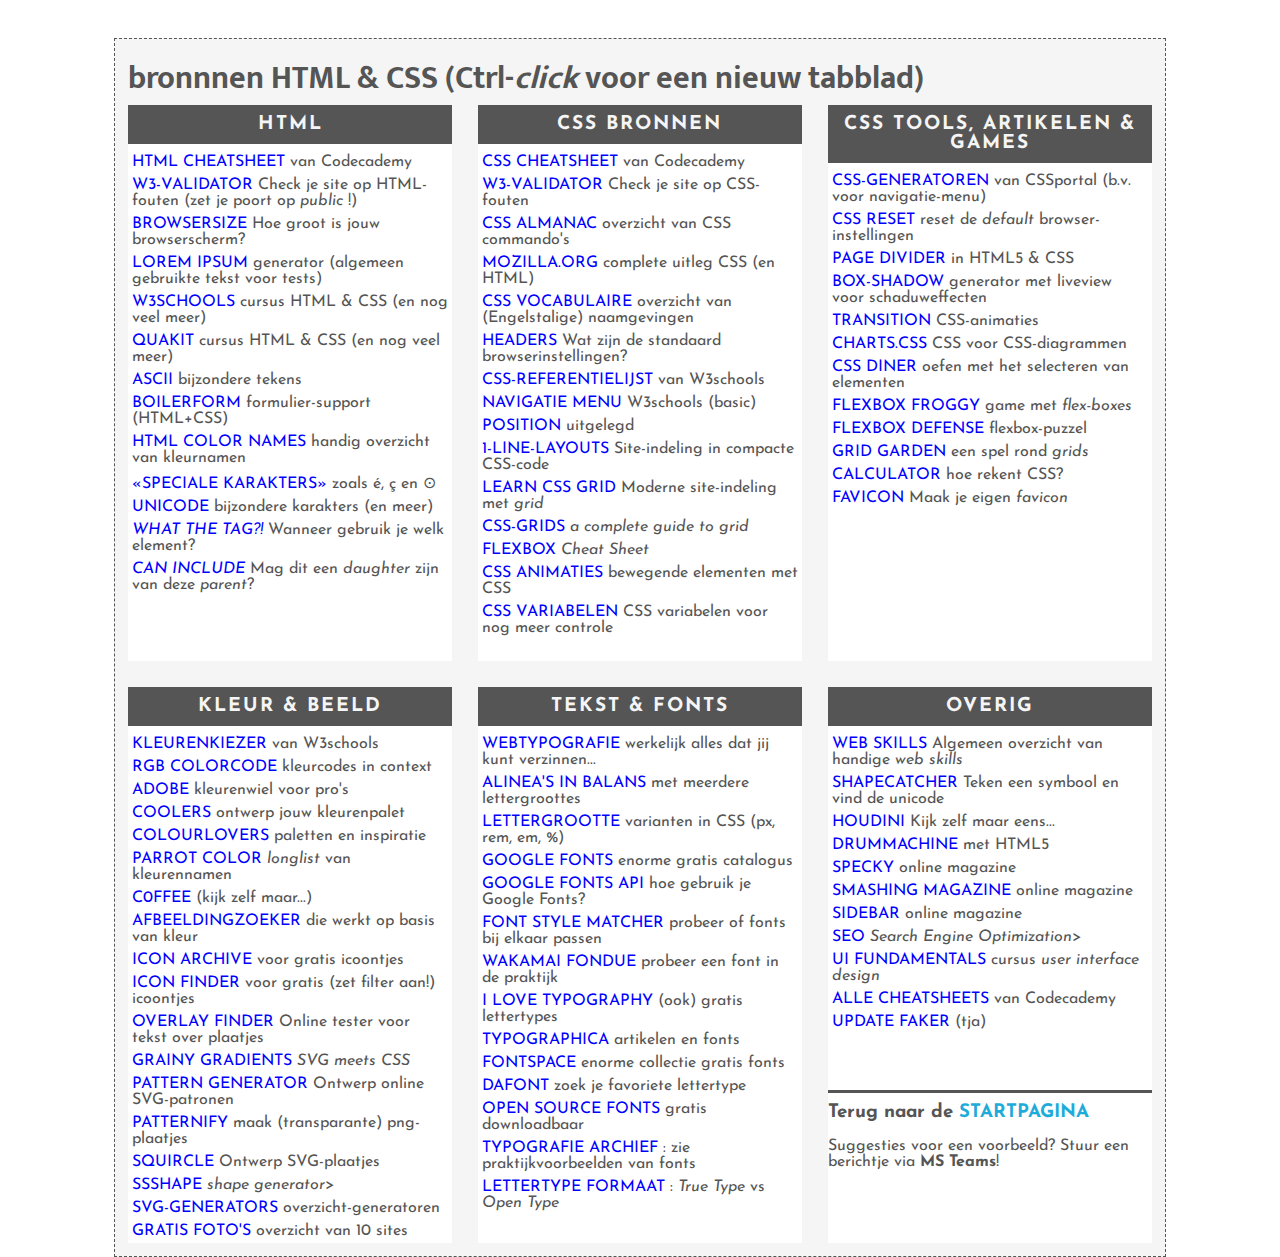
<file: bronnen/index.html>
<!DOCTYPE html>
<html lang="nl">
    <head>
        <meta charset="utf-8">
        <title>bronnen HTML & CSS</title>
        <link rel="stylesheet" href="https://fonts.googleapis.com/css?family=Mukta">
        <link rel="stylesheet" href="https://fonts.googleapis.com/css?family=Josefin+Sans">
        <link rel="stylesheet" href="bronnen.css">        
    </head>
    <body>
        <div id="container">
            <h1>bronnnen HTML & CSS (Ctrl-<em>click</em> voor een nieuw tabblad)</h1>
            <div id="grid-container">
                <div class="box a1">
                    <h2>HTML</h2>
                    <ul>
                        <!-- <li><a href=""></a> </li> -->
                        <li><a href="https://www.codecademy.com/learn/learn-html/modules/learn-html-elements/cheatsheet">HTML cheatsheet</a> van Codecademy</li>
                        <li><a href="https://validator.w3.org/nu/">W3-validator</a> Check je site op HTML-fouten (zet je poort op <em>public</em> !)</li>
                        <li><a href="https://www.webfx.com/tools/whats-my-browser-size/">browsersize</a> Hoe groot is jouw browserscherm?</li>
                        <li><a href="https://www.lipsum.com/">Lorem Ipsum</a> generator (algemeen gebruikte tekst voor tests)</li>
                        <li><a href="https://www.w3schools.com/html/default.asp">W3schools</a> cursus HTML & CSS (en nog veel meer)</li>
                        <li><a href="https://www.quackit.com/html/tutorial/">QuakIt</a> cursus HTML & CSS (en nog veel meer)</li>
                        <li><a href="https://ascii.cl/htmlcodes.htm">ASCII</a> bijzondere tekens</li>
                        <li><a href="https://boilerform.hankchizljaw.com/">Boilerform</a> formulier-support (HTML+CSS)</li>
                        <li><a href="https://htmlcolorcodes.com/color-names/">HTML color names</a> handig overzicht van kleurnamen</li>
                        <li><a href="https://dev.w3.org/html5/html-author/charref">&laquo;speciale karakters&raquo;</a> zoals &eacute;, &ccedil; en &odot;</li>
                        <li><a href="http://zuga.net/articles/">Unicode</a> bijzondere karakters (en meer)</li>
                        <li><a href="https://whatthetag.com/#/"><em>What the tag?!</em></a> Wanneer gebruik je welk element?</li>
                        <li><a href="https://caninclude.glitch.me/"><em>Can Include</em></a> Mag dit een <em>daughter</em> zijn van deze <em>parent</em>?</li>
                    </ul>
                </div>
                <div class="box b1">
                    <h2>CSS bronnen</h2>
                    <ul>
                        <li><a href="https://www.codecademy.com/learn/learn-css/modules/syntax-and-selectors/cheatsheet">CSS cheatsheet</a> van Codecademy</li>
                        <li><a href="https://jigsaw.w3.org/css-validator/">W3-validator</a> Check je site op CSS-fouten</li>
                        <li><a href="https://css-tricks.com/almanac/">CSS Almanac</a> overzicht van CSS commando's</li>
                        <li><a href="https://developer.mozilla.org/en-US/docs/Learn/CSS/Building_blocks">Mozilla.org</a> complete uitleg CSS (en HTML)</li>
                        <li><a href="http://apps.workflower.fi/vocabs/css/en#selector">CSS vocabulaire</a> overzicht van (Engelstalige) naamgevingen</li>
                        <li><a href="http://zuga.net/articles/html-heading-elements/"> headers</a> Wat zijn de standaard browserinstellingen?</li>
                        <li><a href="https://www.w3schools.com/cssref/default.asp"> CSS-referentielijst</a> van W3schools</li>
                        <li><a href="https://www.w3schools.com/css/css_navbar.asp"> navigatie menu</a> W3schools (basic)</li>
                        <li><a href="https://www.freecodecamp.org/news/css-position-property-explained/">position</a> uitgelegd</li>
                        <li><a href="http://1linelayouts.glitch.me/">1-line-layouts</a> Site-indeling in compacte CSS-code</li>
                        <li><a href="https://learncssgrid.com/">Learn CSS Grid</a> Moderne site-indeling met <em>grid</em></li>
                        <li><a href="https://css-tricks.com/snippets/css/complete-guide-grid/">CSS-grids</a> <em>a complete guide to grid</em></li>
                        <li><a href="https://www.freecodecamp.org/news/flexbox-the-ultimate-css-flex-cheatsheet/">flexbox</a> <em>Cheat Sheet</em></li>
                        <li><a href="https://codersblock.com/blog/the-surprising-things-that-css-can-animate/">CSS animaties</a> bewegende elementen met CSS</li>
                        <li><a href="https://codersblock.com/blog/what-can-you-put-in-a-css-variable/">CSS variabelen</a> CSS variabelen voor nog meer controle</li>
                    </ul>
                </div>
                <div class="box c1">
                    <h2>CSS tools, artikelen & games</h2>
                    <ul>
                        <li><a href="https://www.cssportal.com/css-generators.php">css-generatoren</a> van CSSportal (b.v. voor navigatie-menu)</li>
                        <li><a href="https://piccalil.li/blog/a-modern-css-reset/">CSS reset</a> reset de <em>default</em> browser-instellingen</li>
                        <li><a href="https://omatsuri.app/page-dividers">Page Divider</a> in HTML5 & CSS</li>
                        <li><a href="https://shadows.brumm.af/">Box-shadow</a> generator met liveview voor schaduweffecten</li>
                        <li><a href="https://www.freecodecamp.org/news/css-transition-examples/">transition</a> CSS-animaties</li>
                        <li><a href="https://chartscss.org/">Charts.css</a> CSS voor CSS-diagrammen</li>
                        <li><a href="https://flukeout.github.io/">CSS diner</a> oefen met het selecteren van elementen</li>
                        <li><a href="https://flexboxfroggy.com/#nl">Flexbox Froggy</a> game met <em>flex-boxes</em></li>
                        <li><a href="http://www.flexboxdefense.com/">Flexbox Defense</a> flexbox-puzzel</li>
                        <li><a href="https://cssgridgarden.com/#nl">Grid Garden</a> een spel rond <em>grids</em></li>
                        <li><a href="https://css-tricks.com/a-couple-of-use-cases-for-calc/">calculator</a> hoe rekent CSS?</li>
                        <li><a href="https://formito.com/tools/favicon">Favicon</a> Maak je eigen <em>favicon</em></li>
                    </ul>
                </div>
                <div class="box a2">
                    <h2>kleur & beeld</h2>
                    <ul>
                        <li><a href="https://www.w3schools.com/colors/colors_picker.asp">kleurenkiezer</a> van W3schools</li>
                        <li><a href="https://rgbcolorcode.com/">rgb colorcode</a> kleurcodes in context</li>
                        <li><a href="https://color.adobe.com/nl/create/color-wheel">Adobe</a> kleurenwiel voor pro's</li>
                        <li><a href="https://coolors.co/generate">Coolers</a> ontwerp jouw kleurenpalet</li>
                        <li><a href="https://www.colourlovers.com/">ColourLovers</a> paletten en inspiratie</li>
                        <li><a href="https://parrot.color.pizza/">Parrot Color</a> <em>longlist</em> van kleurennamen</li>
                        <li><a href="http://c0ffee.surge.sh/">c0ffee</a> (kijk zelf maar...)</li>
                        <li><a href="http://labs.tineye.com/">afbeeldingzoeker</a> die werkt op basis van kleur</li>
                        <li><a href="https://iconarchive.com/">Icon Archive</a> voor gratis icoontjes</li>
                        <li><a href="https://www.iconfinder.com/">Icon Finder</a> voor gratis (zet filter aan!) icoontjes</li>
                        <li><a href="https://codepen.io/yaphi1/pen/oNbEqGV">Overlay Finder</a> Online tester voor tekst over plaatjes</li>
                        <li><a href="https://grainy-gradients.vercel.app/">Grainy Gradients</a> <em>SVG meets CSS</em></li>
                        <li><a href="https://notchris.net/patterns/">Pattern Generator</a> Ontwerp online SVG-patronen</li>
                        <li><a href="http://www.patternify.com/">Patternify</a> maak (transparante) png-plaatjes</li>
                        <li><a href="https://squircley.app/">Squircle</a> Ontwerp SVG-plaatjes</li>
                        <li><a href="https://fffuel.co/ssshape/">SSShape</a> <em>shape generator</em>></li>
                        <li><a href="https://www.smashingmagazine.com/2021/03/svg-generators/">SVG-generators</a> overzicht-generatoren</li>
                        <li><a href="https://www.foleon.com/blog/best-free-business-stock-photo-websites">gratis foto's</a> overzicht van 10 sites</li>
                    </ul>
                </div>
                <div class="box b2">
                    <h2>tekst & fonts</h2>
                    <ul>
                        <li><a href="http://webtypography.net/toc/">WebTypografie</a> werkelijk alles dat jij kunt verzinnen...</li>
                        <li><a href="http://topfunky.com/baseline-rhythm-calculator/">alinea's in balans</a> met meerdere lettergroottes</li>
                        <li><a href="https://www.sitepoint.com/understanding-and-using-rem-units-in-css/">lettergrootte</a> varianten in CSS (px, rem, em, %)</li>
                        <li><a href="https://fonts.google.com/">Google Fonts</a> enorme gratis catalogus</li>
                        <li><a href="https://developers.google.com/fonts/docs/getting_started">Google Fonts API</a> hoe gebruik je Google Fonts?</li>
                        <li><a href="https://meowni.ca/font-style-matcher/">Font Style Matcher</a> probeer of fonts bij elkaar passen</li>
                        <li><a href="https://wakamaifondue.com/beta/">Wakamai Fondue</a> probeer een font in de praktijk</li>
                        <li><a href="https://fonts.ilovetypography.com/">I love typography</a> (ook) gratis lettertypes</li>
                        <li><a href="https://typographica.org/">Typographica</a> artikelen en fonts</li>
                        <li><a href="https://www.fontspace.com/">FontSpace</a> enorme collectie gratis fonts</li>
                        <li><a href="https://www.dafont.com/">DaFont</a> zoek je favoriete lettertype</li>
                        <li><a href="https://www.theleagueofmoveabletype.com/">Open Source Fonts</a> gratis downloadbaar</li>
                        <li><a href="https://fontsinuse.com/">Typografie Archief</a> : zie praktijkvoorbeelden van fonts</li>
                        <li><a href="https://www.makeuseof.com/tag/otf-vs-ttf-fonts-one-better/">lettertype formaat</a> : <em>True Type</em> vs <em>Open Type</em></li>
                    </ul>
                </div>
                <div class="box c2">
                    <h2>overig</h2>
                    <ul>
                        <li><a href="https://andreasbm.github.io/web-skills/">Web Skills</a> Algemeen overzicht van handige <em>web skills</em></li>
                        <li><a href="https://shapecatcher.com/">Shapecatcher</a> Teken een symbool en vind de unicode</li>
                        <li><a href="https://houdini.how/">Houdini</a> Kijk zelf maar eens...</li>
                        <li><a href="https://html5drummachine.com/virtual-drum-machine/">drummachine</a> met HTML5</li>
                        <li><a href="https://speckyboy.com/">Specky</a> online magazine</li>
                        <li><a href="https://www.smashingmagazine.com/">Smashing Magazine</a> online magazine</li>
                        <li><a href="https://sidebar.io/">SideBar</a> online magazine</li>
                        <li><a href="https://www.smashingmagazine.com/smashing-guide-search-engine-optimization/">SEO</a> <em>Search Engine Optimization</em>></li>
                        <li><a href="https://www.freecodecamp.org/news/learn-ui-design-fundamentals-with-this-free-one-hour-course/">UI fundamentals</a> cursus <em>user interface design</em></li>
                        <li><a href="https://www.codecademy.com/resources/cheatsheets/all">alle cheatsheets</a> van Codecademy</li>
                        <li><a href="https://updatefaker.com/windows10/BSOD.html">Update Faker</a> (tja)</li>
                    </ul>
                    <h3>Terug naar de <a href="../index.html">startpagina</a></h3>
                    <p>
                        Suggesties voor een voorbeeld? Stuur een berichtje via <strong>MS Teams</strong>!
                    </p>
                </div>
            </div>
        </div>
    </body>
</html>
</file>
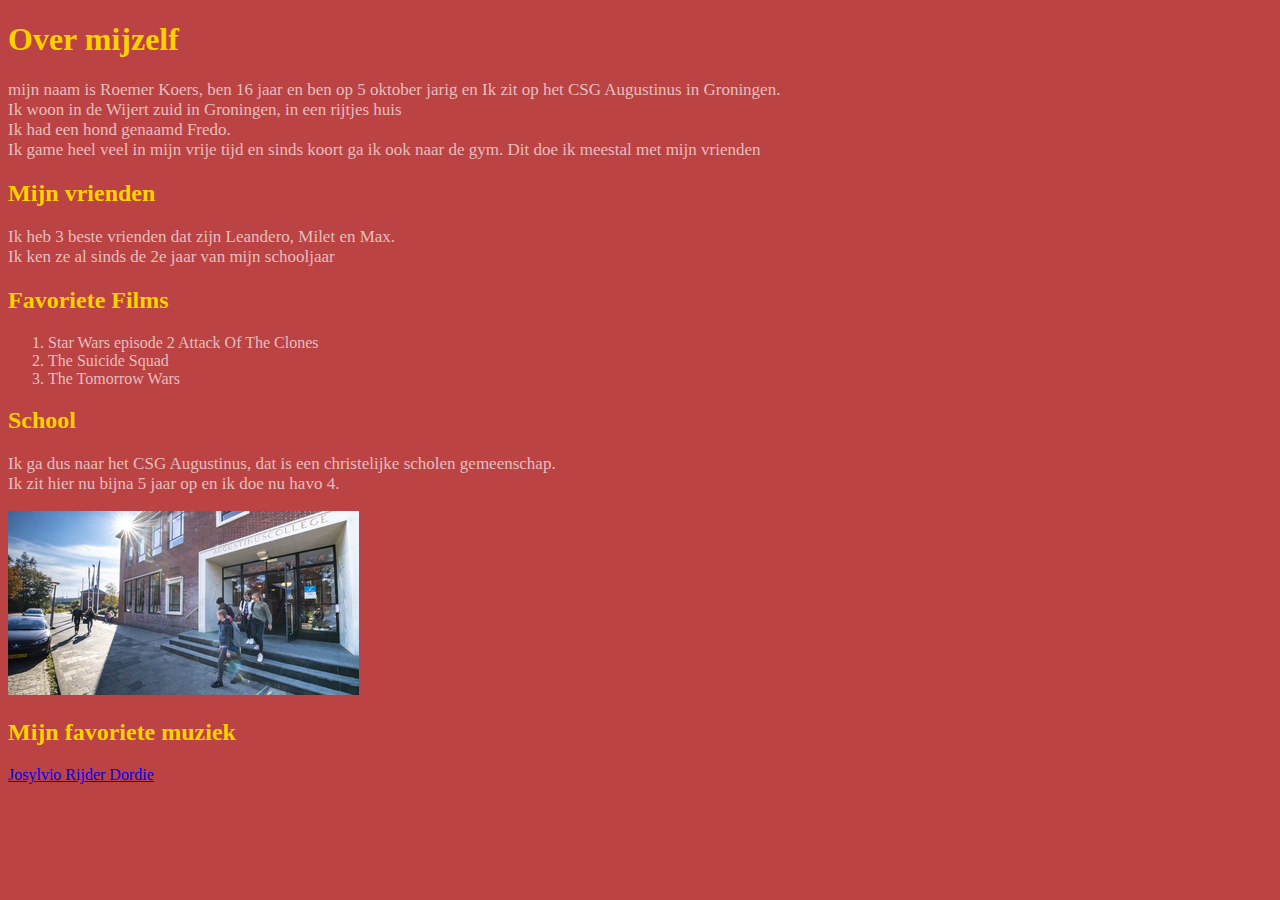
<file: overMij/index.html>
<!DOCTYPE html>
<html lang="NL">
    <head>
        <meta charset="utf-8">
        <link rel="stylesheet" href="index.css">
        <title>Roemer Koers</title>
    </head>
    <body>    
        <div>
        <h1>Over mijzelf</h1>
        <p>mijn naam is Roemer Koers, ben 16 jaar en ben op 5 oktober jarig en Ik zit op het CSG Augustinus in Groningen.
            <br> Ik woon in de Wijert zuid in Groningen, in een rijtjes huis
            <br> Ik had een hond genaamd Fredo.<br> Ik game heel veel in mijn vrije tijd en sinds koort ga ik ook naar de gym. Dit doe ik meestal met mijn vrienden<br>
        </p>
        </div>
        <h2>Mijn vrienden</h2>
        <p>Ik heb 3 beste vrienden dat zijn Leandero, Milet en Max.<br>
             Ik ken ze al sinds de 2e jaar van mijn schooljaar</p>
        <div>
            <h2>Favoriete Films</h2>
            <ol>
            <li>Star Wars episode 2 Attack Of The Clones</li>
            <li>The Suicide Squad</li>
            <li>The Tomorrow Wars</li>
            </ol>

        <h2>School</h2>
        <p>Ik ga dus naar het CSG Augustinus, dat is een christelijke scholen gemeenschap.<br> Ik zit hier nu bijna 5 jaar op en ik doe nu havo 4. </p>
        <img src="school.png" alt="plaatje van de school">


        <h2>Mijn favoriete muziek</h2>
        <a href="https://www.youtube.com/watch?v=xdXxOCSwuyo&t=22s">Josylvio Rijder Dordie</a>
    </div>
    </body>
</html>
</file>
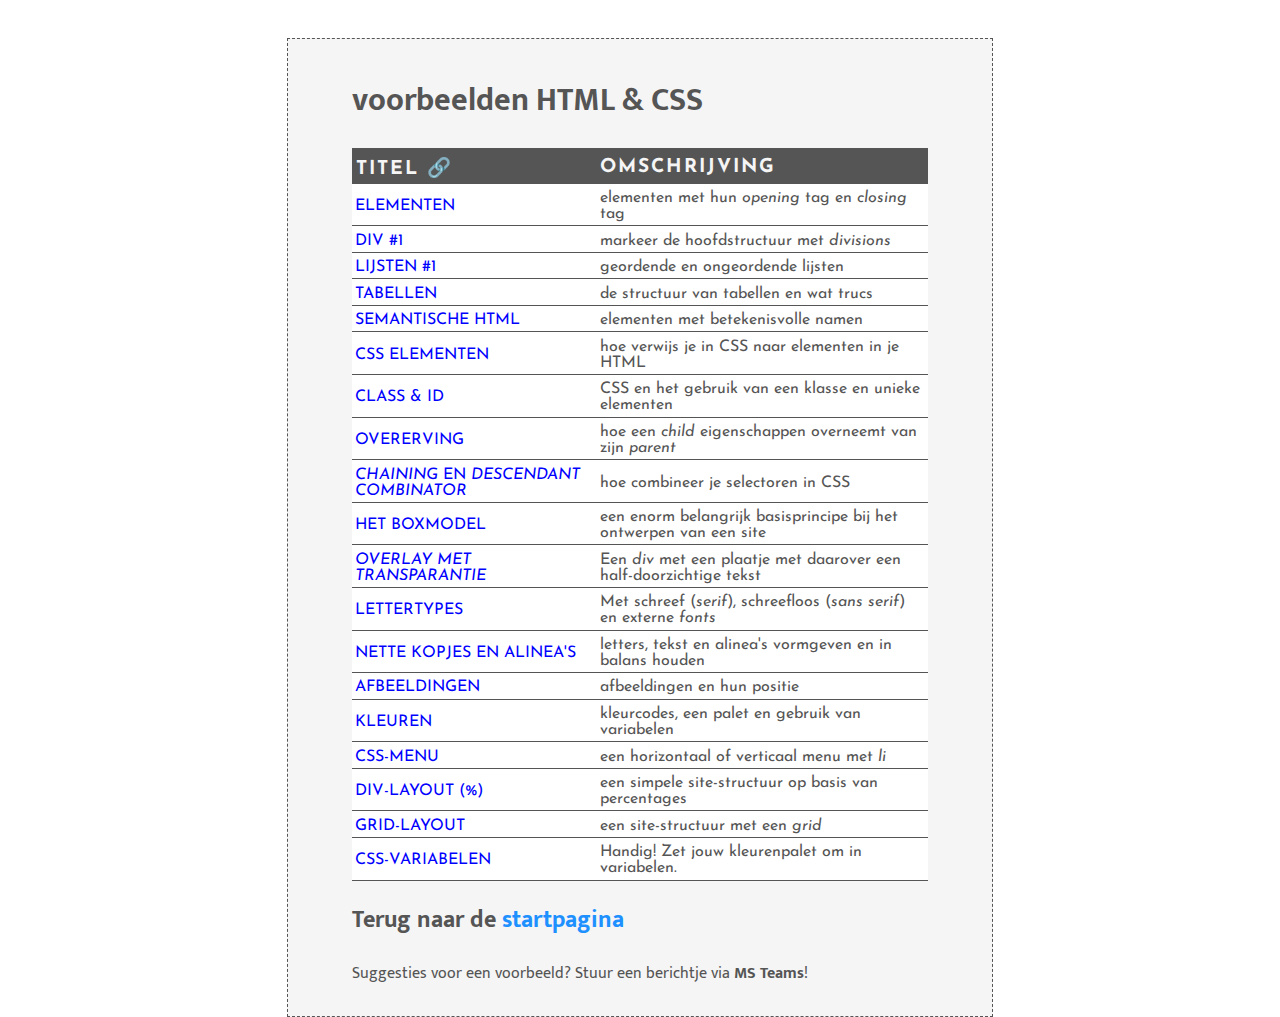
<file: voorbeeldenVanVNR/index.html>
<!DOCTYPE html>
<html lang="nl">
    <head>
        <meta charset="utf-8">
        <title>voorbeelden HTML&CSS</title>
        <link rel="stylesheet" href="https://fonts.googleapis.com/css?family=Mukta">
        <link rel="stylesheet" href="https://fonts.googleapis.com/css?family=Josefin+Sans">
        <link rel="stylesheet" href="css/vb.css">
    </head>
    <body>
        <div id="container">
            <h1>voorbeelden HTML & CSS</h1>
            <table>
              <thead>
                  <tr>
                      <th>titel &#128279;</th>
                      <th>omschrijving</th>
                  </tr>
              </thead>
              <tbody>
                  <tr>
                      <td><a href="elementen/elementen.html" target="_blank">elementen</a></td>
                      <td>elementen met hun <em>opening</em> tag en <em>closing</em> tag</td>
                  </tr>
                  <tr>
                      <td><a href="div1/div1.html" target="_blank">div #1</a></td>
                      <td>markeer de hoofdstructuur met <em>divisions</em></td>
                  </tr>
                  <tr>
                    <td><a href="lijst1/lijst1.html" target="_blank">lijsten #1</a></td>
                    <td>geordende en ongeordende lijsten</td>
                </tr>
                  <tr>
                      <td><a href="tabellen/tabellen.html" target="_blank">tabellen</a></td>
                      <td>de structuur van tabellen en wat trucs</td>
                  </tr>
                  <tr>
                    <td><a href="semantisch/semantisch.html" target="_blank">semantische HTML</a></td>
                    <td>elementen met betekenisvolle namen</td>
                  </tr>
                  <tr>
                    <td><a href="css1/css1.html" target="_blank">CSS elementen</a></td>
                    <td>hoe verwijs je in CSS naar elementen in je HTML</td>
                </tr>
                  <tr>
                    <td><a href="classID/classID.html" target="_blank">class & ID</a></td>
                    <td>CSS en het gebruik van een klasse en unieke elementen</td>
                </tr>
                <tr>
                    <td><a href="overerving/overerving.html" target="_blank">overerving</a></td>
                    <td>hoe een <em>child</em> eigenschappen overneemt van zijn <em>parent</em></td>
                </tr>
                <tr>
                    <td><a href="combi/combi.html" target="_blank"><em>chaining</em> en <em>descendant combinator</em></a></td>
                    <td>hoe combineer je selectoren in CSS</td>
                </tr>
                <tr>
                    <td><a href="boxmodel/boxmodel.html" target="_blank">het boxmodel</a></td>
                    <td>een enorm belangrijk basisprincipe bij het ontwerpen van een site</td>
                </tr>
                <tr>
                    <td><a href="overlay/overlay.html" target="_blank"><em>overlay</em> <em>met transparantie</em></a></td>
                    <td>Een <em>div</em> met een plaatje met daarover een half-doorzichtige tekst</td>
                </tr>
                <tr>
                    <td><a href="fonts/fonts.html" target="_blank">lettertypes</a></td>
                    <td>Met schreef (<em>serif</em>), schreefloos (<em>sans serif</em>) en externe <em>fonts</em></td>
                </tr>
                <tr>
                    <td><a href="tekst/tekst.html" target="_blank">nette kopjes en alinea's</a></td>
                    <td>letters, tekst en alinea's vormgeven en in balans houden</td>
                </tr>
                <tr>
                    <td><a href="afbeeldingen/afbeeldingen.html" target="_blank">afbeeldingen</a></td>
                    <td>afbeeldingen en hun positie</td>
                </tr>
                <tr>
                    <td><a href="kleur/kleur.html" target="_blank">kleuren</a></td>
                    <td>kleurcodes, een palet en gebruik van variabelen</td>
                </tr>
                <tr>
                    <td><a href="menu/menu.html" target="_blank">CSS-menu</a></td>
                    <td>een horizontaal of verticaal menu met <em>li</em></td>
                </tr>
                <tr>
                    <td><a href="divontwerp/divontwerp.html" target="_blank">div-layout (%)</a></td>
                    <td>een simpele site-structuur op basis van percentages</td>
                </tr>
                <tr>
                    <td><a href="grid/grid.html" target="_blank">grid-layout</a></td>
                    <td>een site-structuur met een <em>grid</em></td>
                </tr>
                <tr>
                    <td><a href="variabelen/variabelen.html" target="_blank">CSS-variabelen</a></td>
                    <td>Handig! Zet jouw kleurenpalet om in variabelen.</td>
                </tr>
               </tbody>
          </table>
          <h2>Terug naar de <a href="../index.html">startpagina</a></h2>
          <p>
              Suggesties voor een voorbeeld? Stuur een berichtje via <strong>MS Teams</strong>!
          </p>
        </div>
    </body>
</html>
</file>
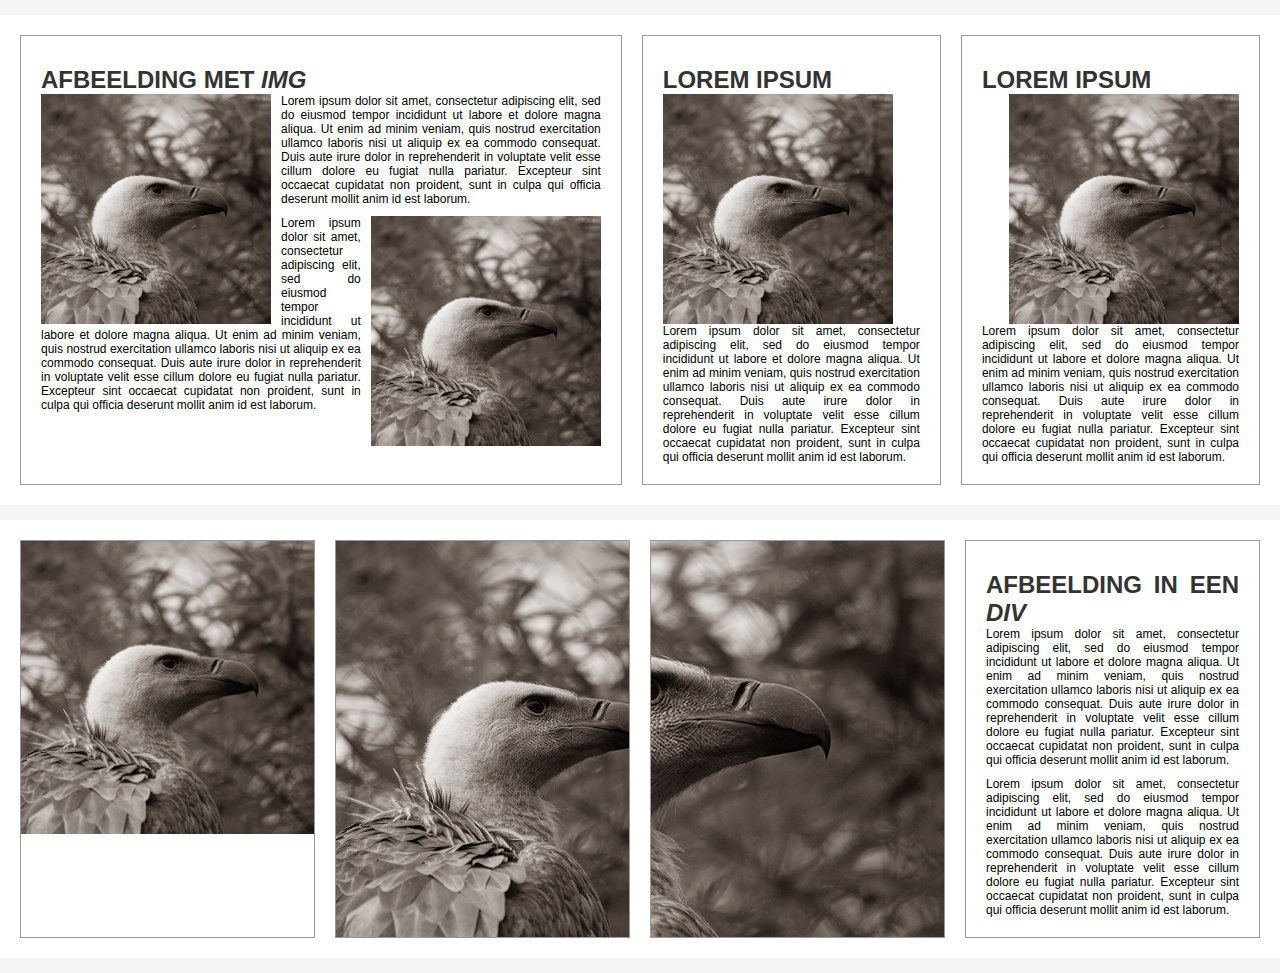
<file: voorbeeldenVanVNR/afbeeldingen/afbeeldingen.html>
<!DOCTYPE html>
<html lang="zxx">
    <head>
        <meta charset="utf-8">
        <title>afbeeldingen</title>
            <link rel="stylesheet" href="afbeeldingen.css">
    </head>
    <body>
        <div class="container">
            <div class="double">
                <h1>afbeelding met <em>img</em></h1>
                <img class="vogelplaatjeLinks" src="vogel.jpg" alt="roofvogel" />
                <p>
                    Lorem ipsum dolor sit amet, consectetur adipiscing elit, sed do eiusmod tempor incididunt ut labore et dolore magna aliqua. Ut enim ad minim veniam, quis nostrud exercitation ullamco laboris nisi ut aliquip ex ea commodo consequat. Duis aute irure dolor in reprehenderit in voluptate velit esse cillum dolore eu fugiat nulla pariatur. Excepteur sint occaecat cupidatat non proident, sunt in culpa qui officia deserunt mollit anim id est laborum.
                </p>
                <img class="vogelplaatjeRechts" src="vogel.jpg" alt="roofvogel" />
                <p>
                    Lorem ipsum dolor sit amet, consectetur adipiscing elit, sed do eiusmod tempor incididunt ut labore et dolore magna aliqua. Ut enim ad minim veniam, quis nostrud exercitation ullamco laboris nisi ut aliquip ex ea commodo consequat. Duis aute irure dolor in reprehenderit in voluptate velit esse cillum dolore eu fugiat nulla pariatur. Excepteur sint occaecat cupidatat non proident, sunt in culpa qui officia deserunt mollit anim id est laborum.
                </p>
            </div>
            <div class="box">
                <h1>lorem ipsum</h1>
                <img class="vogelplaatjeLinks" src="vogel.jpg" alt="roofvogel" />
                <p>
                    Lorem ipsum dolor sit amet, consectetur adipiscing elit, sed do eiusmod tempor incididunt ut labore et dolore magna aliqua. Ut enim ad minim veniam, quis nostrud exercitation ullamco laboris nisi ut aliquip ex ea commodo consequat. Duis aute irure dolor in reprehenderit in voluptate velit esse cillum dolore eu fugiat nulla pariatur. Excepteur sint occaecat cupidatat non proident, sunt in culpa qui officia deserunt mollit anim id est laborum.
                </p>
            </div>
            <div class="box">
                <h1>lorem ipsum</h1>
                <img class="vogelplaatjeRechts" src="vogel.jpg" alt="roofvogel" />
                <p>
                    Lorem ipsum dolor sit amet, consectetur adipiscing elit, sed do eiusmod tempor incididunt ut labore et dolore magna aliqua. Ut enim ad minim veniam, quis nostrud exercitation ullamco laboris nisi ut aliquip ex ea commodo consequat. Duis aute irure dolor in reprehenderit in voluptate velit esse cillum dolore eu fugiat nulla pariatur. Excepteur sint occaecat cupidatat non proident, sunt in culpa qui officia deserunt mollit anim id est laborum.
                </p>
            </div>
        </div>

        <div class="container">
            <div class="box fotodiv L">
            </div>
            <div class="box fotodiv M">
            </div>
            <div class="box fotodiv R">
            </div>
            <div class="box">
                <h1>afbeelding in een <em>div</em></h1>
                <p>
                    Lorem ipsum dolor sit amet, consectetur adipiscing elit, sed do eiusmod tempor incididunt ut labore et dolore magna aliqua. Ut enim ad minim veniam, quis nostrud exercitation ullamco laboris nisi ut aliquip ex ea commodo consequat. Duis aute irure dolor in reprehenderit in voluptate velit esse cillum dolore eu fugiat nulla pariatur. Excepteur sint occaecat cupidatat non proident, sunt in culpa qui officia deserunt mollit anim id est laborum.
                </p>
                <p>
                    Lorem ipsum dolor sit amet, consectetur adipiscing elit, sed do eiusmod tempor incididunt ut labore et dolore magna aliqua. Ut enim ad minim veniam, quis nostrud exercitation ullamco laboris nisi ut aliquip ex ea commodo consequat. Duis aute irure dolor in reprehenderit in voluptate velit esse cillum dolore eu fugiat nulla pariatur. Excepteur sint occaecat cupidatat non proident, sunt in culpa qui officia deserunt mollit anim id est laborum.
                </p>
            </div>
        </div>
    </body>
</html>
</file>
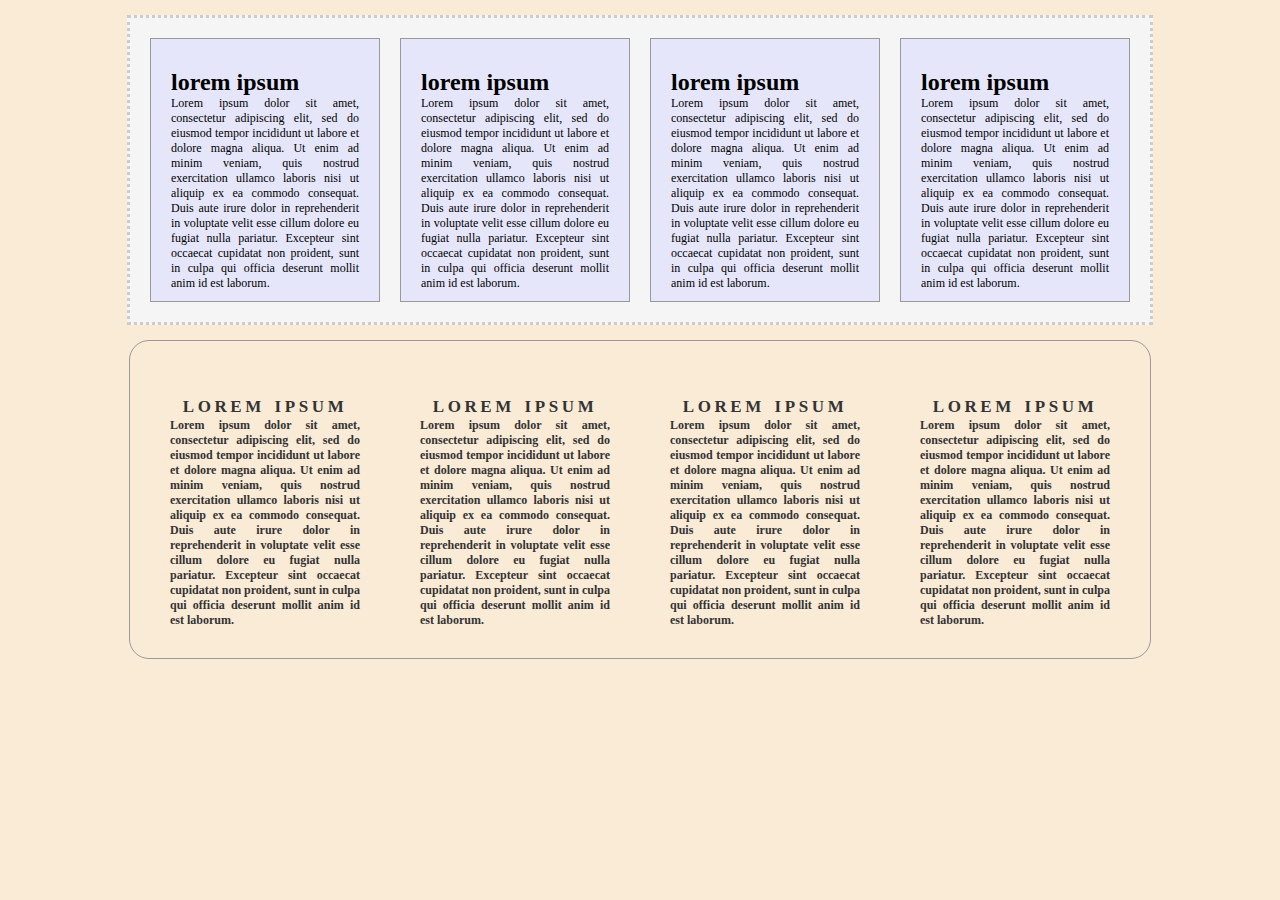
<file: voorbeeldenVanVNR/boxmodel/boxmodel.html>
<!DOCTYPE html>
<html lang="zxx">
    <head>
        <meta charset="utf-8">
        <title>boxmodel</title>
            <link rel="stylesheet" href="boxmodel.css">
    </head>
    <body>
        <div class="container">
            <div class="box">
                <h1>lorem ipsum</h1>
                <p>
                    Lorem ipsum dolor sit amet, consectetur adipiscing elit, sed do eiusmod tempor incididunt ut labore et dolore magna aliqua. Ut enim ad minim veniam, quis nostrud exercitation ullamco laboris nisi ut aliquip ex ea commodo consequat. Duis aute irure dolor in reprehenderit in voluptate velit esse cillum dolore eu fugiat nulla pariatur. Excepteur sint occaecat cupidatat non proident, sunt in culpa qui officia deserunt mollit anim id est laborum.
                </p>
            </div>
            <div class="box">
                <h1>lorem ipsum</h1>
                <p>
                    Lorem ipsum dolor sit amet, consectetur adipiscing elit, sed do eiusmod tempor incididunt ut labore et dolore magna aliqua. Ut enim ad minim veniam, quis nostrud exercitation ullamco laboris nisi ut aliquip ex ea commodo consequat. Duis aute irure dolor in reprehenderit in voluptate velit esse cillum dolore eu fugiat nulla pariatur. Excepteur sint occaecat cupidatat non proident, sunt in culpa qui officia deserunt mollit anim id est laborum.
                </p>
            </div>
            <div class="box">
                <h1>lorem ipsum</h1>
                <p>
                    Lorem ipsum dolor sit amet, consectetur adipiscing elit, sed do eiusmod tempor incididunt ut labore et dolore magna aliqua. Ut enim ad minim veniam, quis nostrud exercitation ullamco laboris nisi ut aliquip ex ea commodo consequat. Duis aute irure dolor in reprehenderit in voluptate velit esse cillum dolore eu fugiat nulla pariatur. Excepteur sint occaecat cupidatat non proident, sunt in culpa qui officia deserunt mollit anim id est laborum.
                </p>
            </div>
            <div class="box">
                <h1>lorem ipsum</h1>
                <p>
                    Lorem ipsum dolor sit amet, consectetur adipiscing elit, sed do eiusmod tempor incididunt ut labore et dolore magna aliqua. Ut enim ad minim veniam, quis nostrud exercitation ullamco laboris nisi ut aliquip ex ea commodo consequat. Duis aute irure dolor in reprehenderit in voluptate velit esse cillum dolore eu fugiat nulla pariatur. Excepteur sint occaecat cupidatat non proident, sunt in culpa qui officia deserunt mollit anim id est laborum.
                </p>
            </div>
        </div>

        <div class="container onder">
            <div class="box">
                <h1>lorem ipsum</h1>
                <p>
                    Lorem ipsum dolor sit amet, consectetur adipiscing elit, sed do eiusmod tempor incididunt ut labore et dolore magna aliqua. Ut enim ad minim veniam, quis nostrud exercitation ullamco laboris nisi ut aliquip ex ea commodo consequat. Duis aute irure dolor in reprehenderit in voluptate velit esse cillum dolore eu fugiat nulla pariatur. Excepteur sint occaecat cupidatat non proident, sunt in culpa qui officia deserunt mollit anim id est laborum.
                </p>
            </div>
            <div class="box">
                <h1>lorem ipsum</h1>
                <p>
                    Lorem ipsum dolor sit amet, consectetur adipiscing elit, sed do eiusmod tempor incididunt ut labore et dolore magna aliqua. Ut enim ad minim veniam, quis nostrud exercitation ullamco laboris nisi ut aliquip ex ea commodo consequat. Duis aute irure dolor in reprehenderit in voluptate velit esse cillum dolore eu fugiat nulla pariatur. Excepteur sint occaecat cupidatat non proident, sunt in culpa qui officia deserunt mollit anim id est laborum.
                </p>
            </div>
            <div class="box">
                <h1>lorem ipsum</h1>
                <p>
                    Lorem ipsum dolor sit amet, consectetur adipiscing elit, sed do eiusmod tempor incididunt ut labore et dolore magna aliqua. Ut enim ad minim veniam, quis nostrud exercitation ullamco laboris nisi ut aliquip ex ea commodo consequat. Duis aute irure dolor in reprehenderit in voluptate velit esse cillum dolore eu fugiat nulla pariatur. Excepteur sint occaecat cupidatat non proident, sunt in culpa qui officia deserunt mollit anim id est laborum.
                </p>
            </div>
            <div class="box">
                <h1>lorem ipsum</h1>
                <p>
                    Lorem ipsum dolor sit amet, consectetur adipiscing elit, sed do eiusmod tempor incididunt ut labore et dolore magna aliqua. Ut enim ad minim veniam, quis nostrud exercitation ullamco laboris nisi ut aliquip ex ea commodo consequat. Duis aute irure dolor in reprehenderit in voluptate velit esse cillum dolore eu fugiat nulla pariatur. Excepteur sint occaecat cupidatat non proident, sunt in culpa qui officia deserunt mollit anim id est laborum.
                </p>
            </div>
        </div>
    </body>
</html>
</file>
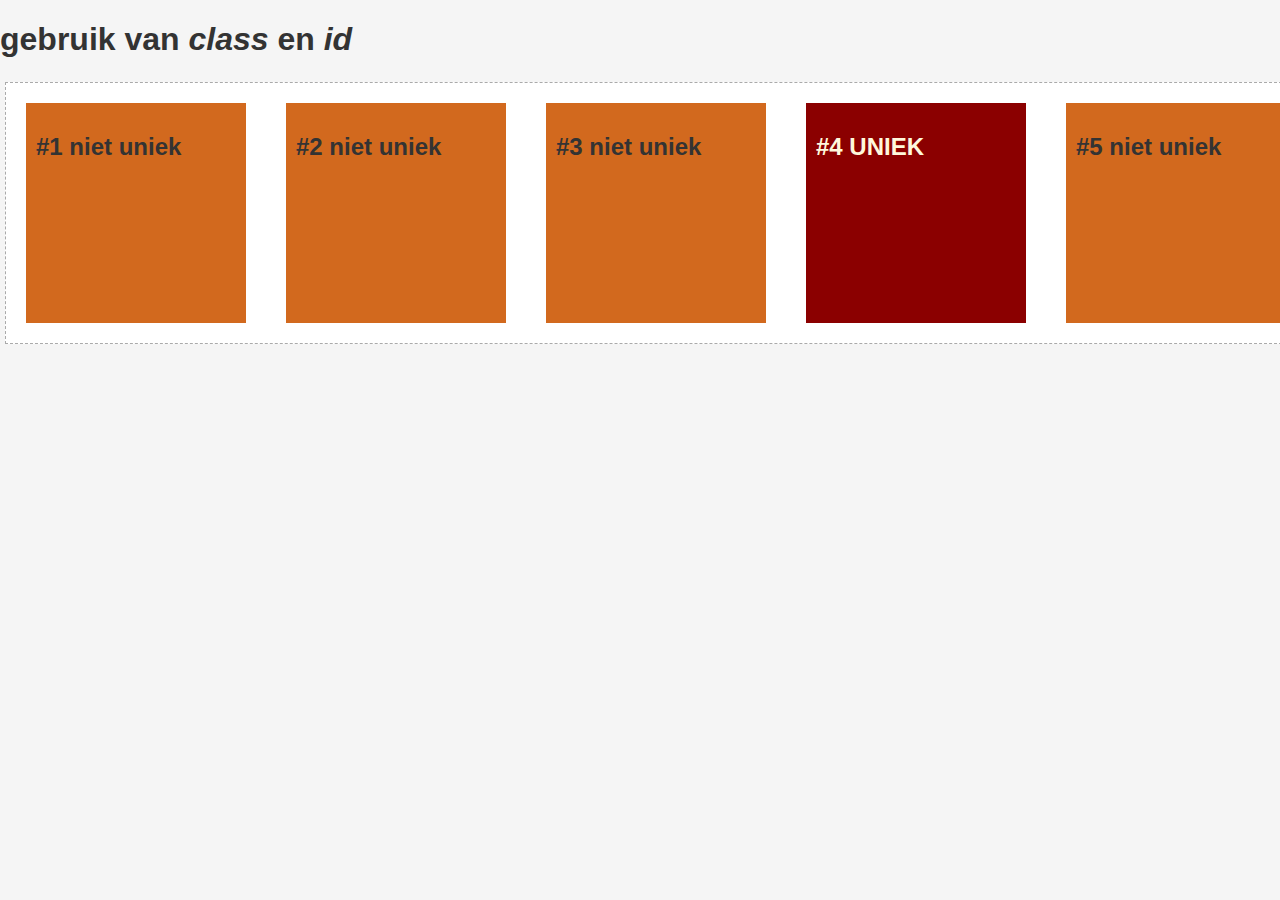
<file: voorbeeldenVanVNR/classID/classID.html>
<!DOCTYPE html>
<html lang="nl">
    <head>
        <meta charset="utf-8">
        <title>class & ID</title>
            <link rel="stylesheet" href="classID.css">
    </head>
    <body>
        <h1>gebruik van <em>class</em> en <em>id</em></h1>
        <div id="container">

            <div class="vierkant">
                <h2>#1 niet uniek</h2>
            </div>
            <div class="vierkant">
                <h2>#2 niet uniek</h2>
            </div>
            <div class="vierkant">
                <h2>#3 niet uniek</h2>                
            </div>
            <div class="vierkant" id="uniek">
                <h2>#4 uniek</h2>                
            </div>
            <div class="vierkant">
                <h2>#5 niet uniek</h2>                
            </div>
            
        </div>
    </body>
</html>
</file>
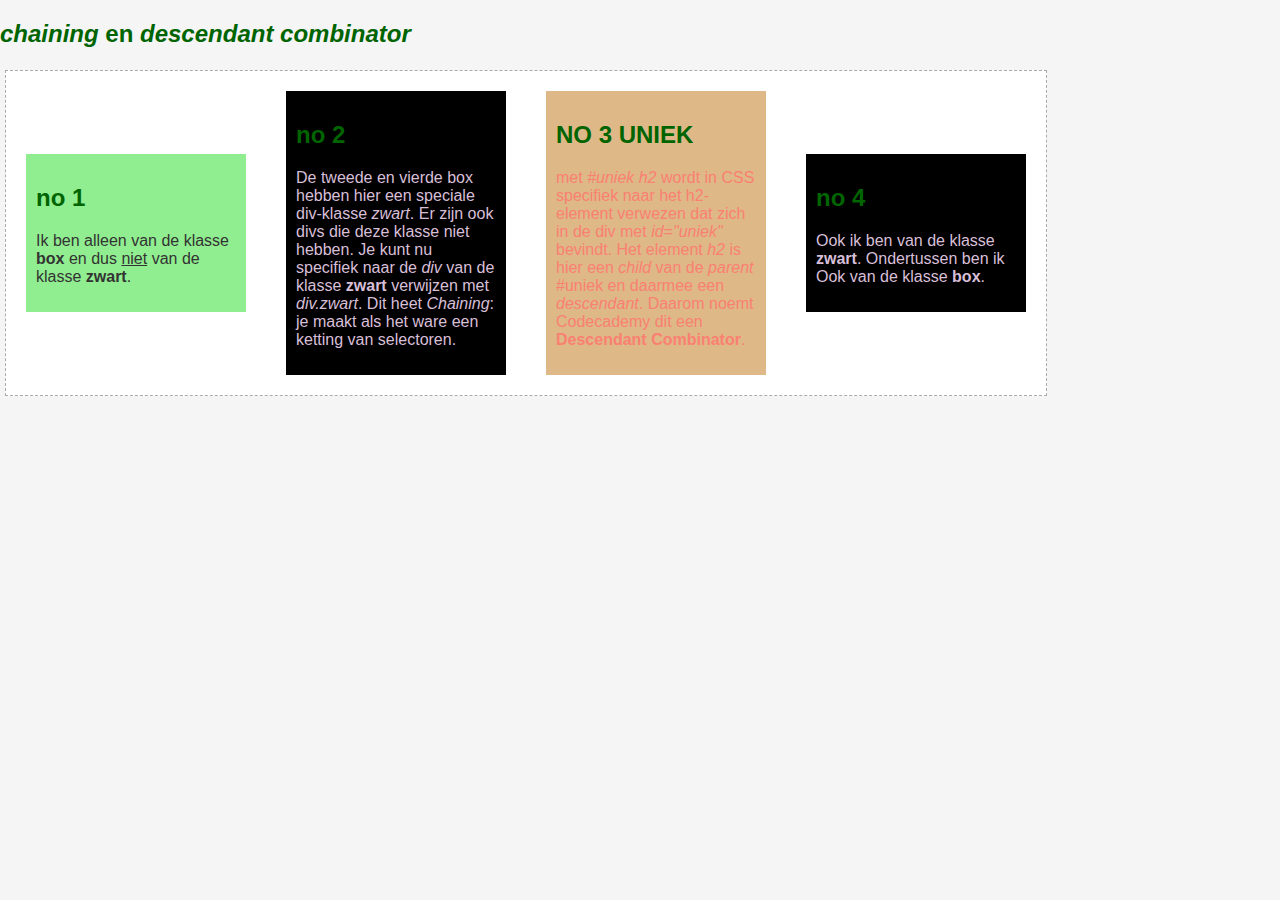
<file: voorbeeldenVanVNR/combi/combi.html>
<!DOCTYPE html>
<html lang="nl">
    <head>
        <meta charset="utf-8">
        <title>selectie van combinaties</title>
            <link rel="stylesheet" href="combi.css">
    </head>
    <body>
        <h2><em>chaining</em> en <em>descendant combinator</em></h2>
        <div id="container">
            <div class="box">
                <h2> no 1</h2>
                <p>
                    Ik ben alleen van de klasse <strong>box</strong> en dus <u>niet</u> van de klasse <strong>zwart</strong>.
                </p>
            </div>
            <div class="box zwart">
                <h2>no 2</h2>
                <p>
                    De tweede en vierde box hebben hier een speciale div-klasse <em>zwart</em>. Er zijn
                    ook divs die deze klasse niet hebben. Je kunt nu specifiek naar de <em>div</em>
                    van de klasse <strong>zwart</strong> verwijzen met <em>div.zwart</em>.
                    Dit heet <em>Chaining</em>: je maakt als het ware een ketting van selectoren.
                </p>
            </div>
            <div class="box" id="uniek">
                <h2>no 3 uniek</h2>   
                <p>
                    met <em>#uniek h2</em> wordt in CSS specifiek naar het h2-element verwezen dat
                    zich in de div met <em>id="uniek"</em> bevindt. Het element <em>h2</em> is hier
                    een <em>child</em> van de <em>parent</em> #uniek en daarmee een <em>descendant</em>.
                    Daarom noemt Codecademy dit een <strong>Descendant Combinator</strong>.
                </p>             
            </div>
            <div class="box zwart">
                <h2>no 4</h2>     
                <p>
                    Ook ik ben van de klasse <strong>zwart</strong>. Ondertussen ben ik Ook
                    van de klasse <strong>box</strong>.
                </p>           
            </div>
        </div>
    </body>
</html>
</file>
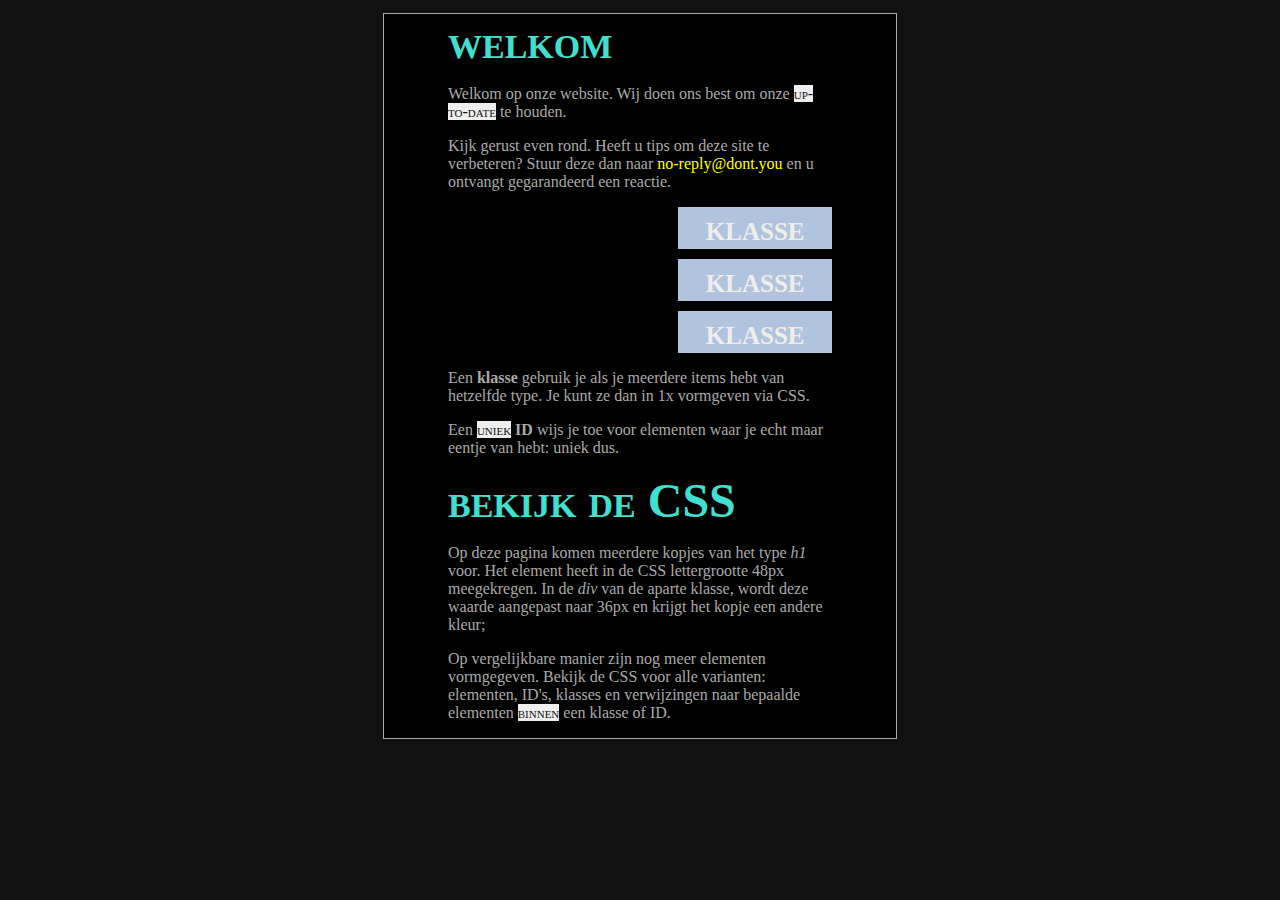
<file: voorbeeldenVanVNR/css1/css1.html>
<!DOCTYPE html>
<html lang="nl">
    <head>
        <meta charset="utf-8">
        <title>basis CSS</title>
        
            <link rel="stylesheet" href="css1.css">
        
    </head>
    <body>
        <div id="container">
            <h1>welkom</h1>
            <p>
               Welkom op onze website. Wij doen ons best om
               onze <span>up-to-date</span> te houden.
            </p>
            <p>
                Kijk gerust even rond. Heeft u tips om deze site te verbeteren?
                Stuur deze dan naar <a href="#">no-reply@dont.you</a> en u ontvangt gegarandeerd een reactie.
             </p>
             <div class="meerdaneen">
                 <h1>klasse</h1>
             </div>
             <div class="meerdaneen">
                <h1>klasse</h1>
            </div>
            <div class="meerdaneen">
                <h1>klasse</h1>
            </div>
            <p>
                Een <strong>klasse</strong> gebruik je als je meerdere items hebt van hetzelfde type.
                Je kunt ze dan in 1x vormgeven via CSS.
            </p>
            <p>
                Een <span>uniek</span> <strong>ID</strong> wijs je toe voor elementen waar je echt
                maar eentje van hebt: uniek dus.
            </p>
            <h1>bekijk de CSS</h1>
            <p>
                Op deze pagina komen meerdere kopjes van het type <em>h1</em> voor.
                Het element heeft in de CSS lettergrootte 48px meegekregen. In de <em>div</em>
                van de aparte klasse, wordt deze waarde aangepast naar 36px en krijgt het kopje een andere kleur;
            </p>
            <p>
                Op vergelijkbare manier zijn nog meer elementen vormgegeven. Bekijk de CSS voor alle
                varianten: elementen, ID's, klasses en verwijzingen naar bepaalde elementen <span>binnen</span> een klasse of ID.
            </p>
        </div>
    </body>
</html>
</file>
<file: bronnen/bronnen.css>
body {
  padding: 0;
  margin: 0;   
  font-family: 'Mukta',sans-serif;
}

h1,h2,h3 {
  margin: 0;
}

h2 {
  padding: 10px;
  background-color: #555;
  color: whitesmoke;
  font-size: 1.2em;
  text-transform: uppercase;
  text-align: center;
  letter-spacing: 2px;
}

h3 {
  margin-top: 3em;
  padding-top: .56em;
  border-top: .2em solid #555;
}

li,ul {
  padding: 5px 2px 2px 2px;
  margin: 0;
}

li {
  list-style: none;
}

a {
  text-decoration: none;
  color: blue;
  text-transform: uppercase;
}

a:hover {
  color: whitesmoke;
  background-color: #111;
}

li:hover {
  background-color: yellow;
}
  
#container {
  width: 80%;
  margin: auto;
  margin-top: 3%;
  padding: 1%;
  background-color: whitesmoke;
  color: #555;
  border: 1px dashed #555;
}

#grid-container {
  display: grid;
  grid-template-rows: repeat(2, 1fr); /* 1fr: gebruik alle free space */
  grid-template-columns: repeat(3, 1fr);
  grid-gap: 2vw; /* 2 t.o.v. viewport width */    
}
  
.box {
  font-family: 'Josefin Sans',sans-serif;
  background-color: #FFF;
}

.c2 h3 a {
  color: #1FABDA;
}
</file>
<file: overMij/index.css>
Body {
    background-color: #bb4343;
}

p {
    color: rgb(231, 190, 190);
    font-size: 17px;
}

h1 {
    color:rgb(255, 208, 0)
}

h2 {
    color: rgb(255, 208, 0);
}

li{
    color:rgb(231, 190, 190);
}

a {
    font-size 18px;
}
</file>
<file: voorbeeldenVanVNR/css/vb.css>
body {
    padding: 0;
    margin: 0;   
    font-family: 'Mukta',sans-serif;
}

#container {
    width: 45%;
    margin: auto;
    margin-top: 3%;
    padding: 1% 5%;
    background-color: whitesmoke;
    color: #555;
    border: 1px dashed #555;
}

table {
    width: 100%;
    height: auto;
    margin-left: 0%;
    border-collapse: collapse;
    background-color: #FFF;
    font-family: 'Josefin Sans',sans-serif;
}

thead {
    background-color: #555;
}

th {
    padding: 10px 0px 10px 0px;
    color: whitesmoke;
    font-size: 1.2em;
    text-transform: uppercase;
    text-align: left;
    letter-spacing: 2px;
}

tr {
    border-bottom: 1px solid #555;
}

td,th {
    padding: 0.2em;
    padding-top: 0.4em;
}

a {
    text-decoration: none;
    color: dodgerblue;
}

tbody a {
    color: blue;
    text-transform: uppercase;
}

tbody tr:hover {
    background-color: whitesmoke;
}
</file>
<file: voorbeeldenVanVNR/afbeeldingen/afbeeldingen.css>
* {
    margin: 0;
    padding: 0;
}

body {
    background-color: whitesmoke;
    font-family:'Segoe UI', Tahoma, Geneva, Verdana, sans-serif;
    font-size: 12px;
}

h1 {
    text-transform: uppercase;
    color: #333;
    margin-left: 0px;
}

p {
    margin-bottom: 10px;
}

.vogelplaatjeLinks, .vogelplaatjeRechts {
    width: 230px;
}

.vogelplaatjeLinks {
    float: left;
    margin-right: 10px;

}

.vogelplaatjeRechts {
    float: right;
    margin-left: 10px;
}

.fotodiv {
    background-image: url(vogel.jpg);
}

.L {
    background-size: contain;
    background-repeat: no-repeat;
    background-position-x: left;
}

.M {
    background-size: cover;
    background-repeat: no-repeat;
    background-position-y: bottom;
}

.R {
    background-size: auto;
    background-repeat: no-repeat;
    background-position: right center;
}

.container {
    max-width: 1652px;
    background-color: white;
    padding: 10px;
    margin: 15px auto;
    text-align: justify;
    display: flex;
}

.box, .double {
    background-color:transparent;
    margin: 10px;
    padding: 30px 20px 10px 20px;
    border: 1px solid #999;
}

.box {
    width: 350px;
}

.double {
    width: 762px;
}
</file>
<file: voorbeeldenVanVNR/boxmodel/boxmodel.css>
body {
    background-color:antiquewhite;
    font-family: Cambria, Cochin, Georgia, Times, 'Times New Roman', serif;
    font-size: 12px;
    /* MERK OP: de body heeft standaard een margin */
    margin: 0;
}

.container {
    background-color: whitesmoke;
    width: 1000px;
    padding: 10px;
    margin: 15px auto;
    text-align: justify;
    display: flex;
    border: 3px dotted #CCC;
}

.box {
    background-color:lavender;
    margin: 10px;
    /* met de klok mee van boven naar rechts naar onder naar links */
    padding: 30px 20px 10px 20px;
    border: 1px solid #999;
}

.onder {
    font-weight: 600;
    border: 1px solid #999;
    border-radius: 20px;
    background-color: transparent;
    color: #333;
}

.onder .box {
    background-color: transparent;
    border: none;
}

.onder .box:hover {
    background-color: whitesmoke;
    border: 1px solid red;
    margin: 9px;
}

h1,p {
    margin: 0px;
}

.onder h1 {
    font-variant: small-caps;
    letter-spacing: .15em;
    text-align: center;
}
</file>
<file: voorbeeldenVanVNR/classID/classID.css>
body {
    padding: 0;
    margin: 0;   
    font-family:'Segoe UI', Tahoma, Geneva, Verdana, sans-serif;
    background-color: whitesmoke;
    background-size: cover;
    color: #333;
}

#container {
    margin: 2px 5px 2px 5px;
    border: 1px dashed #AAA;
    align-items: center;
    display:inline-flex;
    background-color: white;
}

#uniek {
    background-color: darkred;
    color: salmon;
}

.vierkant {
    width: 200px;
    height: 200px;
    margin: 20px;
    background-color: chocolate;
    padding: 10px;
}

#uniek h2 {
    text-transform: uppercase;
    color: cornsilk;
}
</file>
<file: voorbeeldenVanVNR/combi/combi.css>
body {
    padding: 0;
    margin: 0;   
    font-family:'Segoe UI', Tahoma, Geneva, Verdana, sans-serif;
    background-color: whitesmoke;
    background-size: cover;
    color: #333;
}

#container {
    margin: 2px 5px 2px 5px;
    border: 1px dashed #AAA;
    align-items: center;
    display:inline-flex;
    background-color: white;
}

.box {
    width: 200px;
    margin: 20px;
    background-color: lightgreen;
    padding: 10px;
}

h2 {
    color: darkgreen;
}

div.zwart {
    background-color: black;
    color: thistle;
}

#uniek {
    background-color: burlywood;
    color: salmon;
}

#uniek h2 {
    text-transform: uppercase;
}
</file>
<file: voorbeeldenVanVNR/css1/css1.css>
body {
    padding: 0;
    margin: 0;   
    font-family:Cambria, Cochin, Georgia, Times, 'Times New Roman', serif;
    color: #AAA;
    background-color: #111;
}

h1 {
    font-size: 48px;
    color: turquoise;
    margin: 0;
}

a {
    text-decoration: none;
    color: yellow;
}

span,a:hover {
    color: #111;
    background-color: #EEE;
}

#container {
    border: 1px solid #AAA;
    background-color: #000;
    width: 30%;
    margin: auto;
    margin-top: 1%;
    padding: 0 5% 0 5%;    
}

#container h1,span {
    font-variant: small-caps;
}

.meerdaneen {
    background-color: #AAA;
    background-color: lightsteelblue;
    width: 40%;
    margin-left: auto;
    margin-bottom: 10px;
    text-align: center;
}

.meerdaneen h1 {
    color: #EEE;
    font-size: 36px;
    margin: 0;
}
</file>
